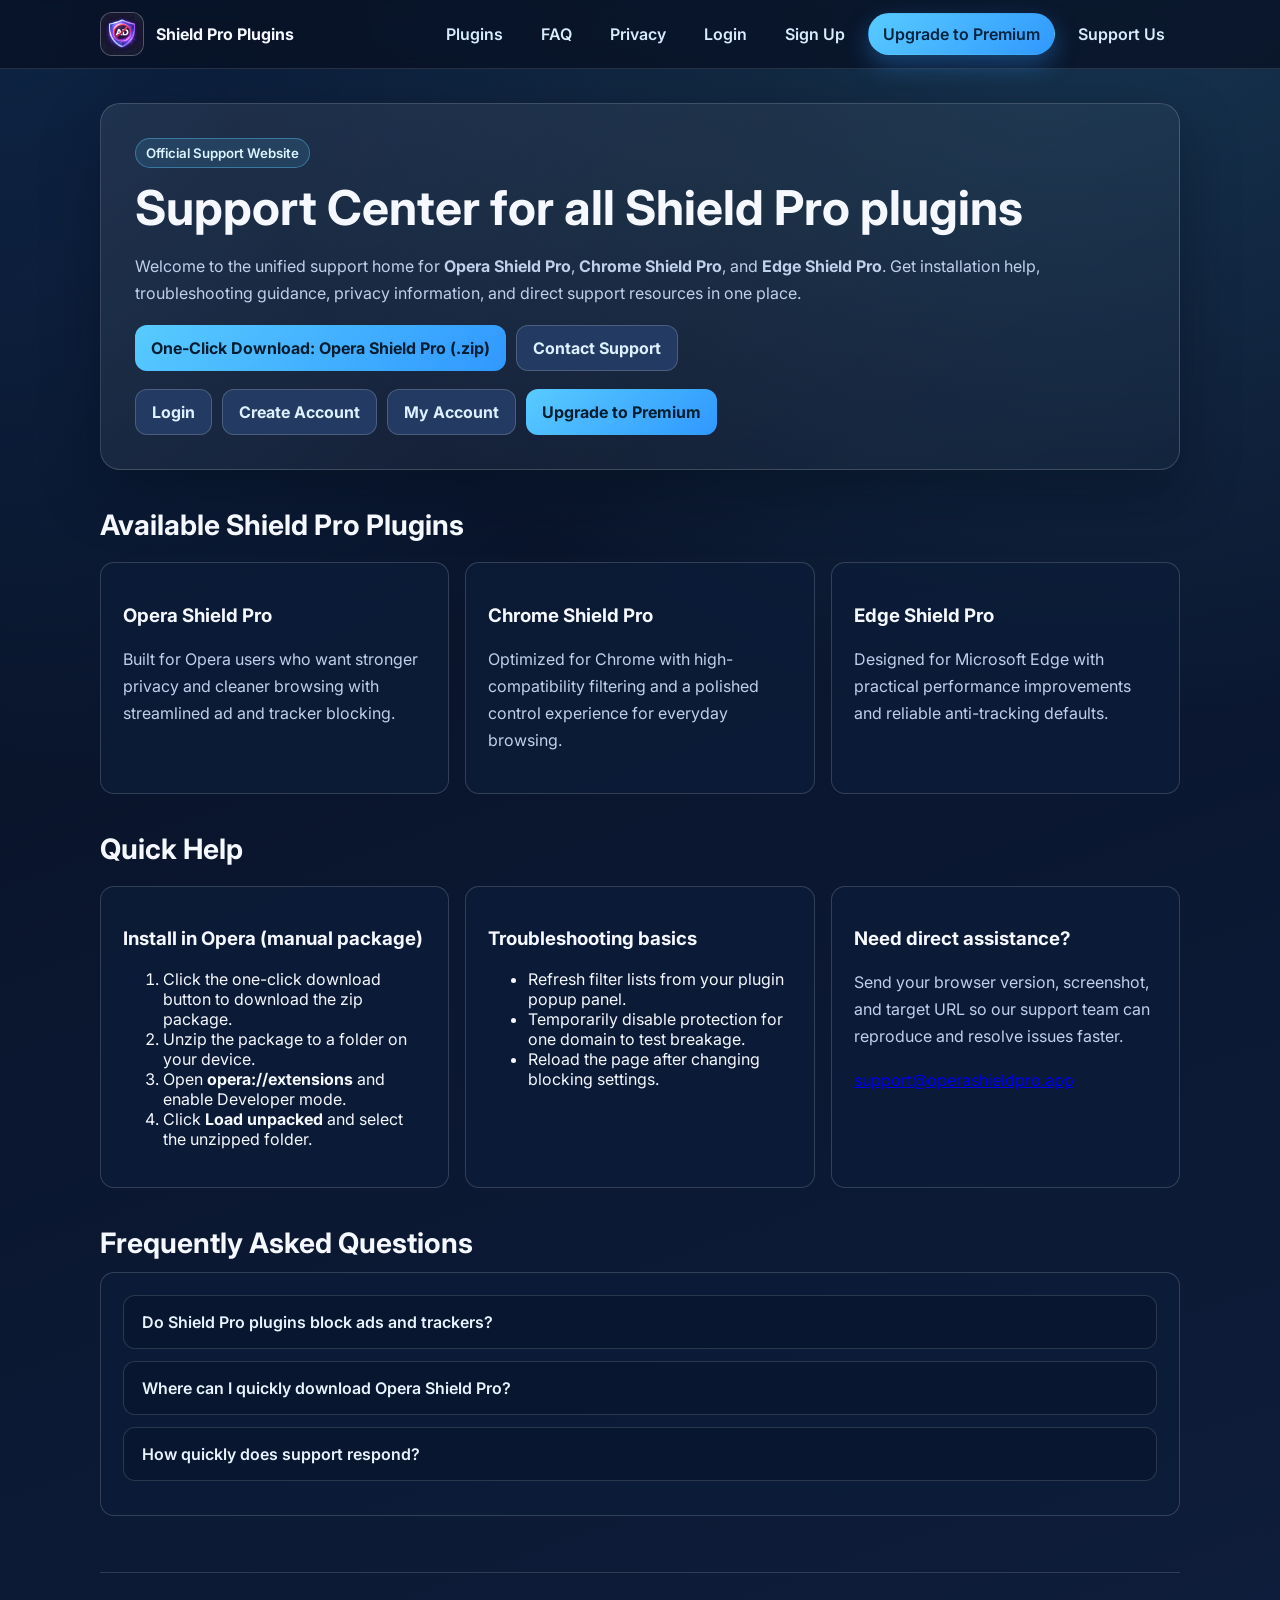
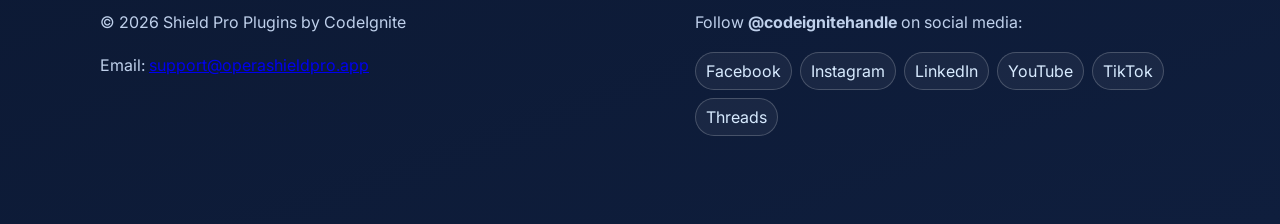
<file: support-site/index.html>
<!doctype html>
<html lang="en">
<head>
  <meta charset="utf-8" />
  <meta name="viewport" content="width=device-width, initial-scale=1" />
  <title>Shield Pro Plugins Support Center</title>
  <meta name="description" content="Official support website for Opera Shield Pro, Chrome Shield Pro, and Edge Shield Pro." />
  <link rel="preconnect" href="https://fonts.googleapis.com">
  <link rel="preconnect" href="https://fonts.gstatic.com" crossorigin>
  <link href="https://fonts.googleapis.com/css2?family=Inter:wght@400;500;600;700;800&display=swap" rel="stylesheet">
  <style>
    :root { --bg: #071023; --bg-soft: #0f1e3d; --card-border: rgba(255,255,255,.16); --text:#f5f8ff; --muted:#bfd0eb; --accent:#58cbff; --accent-2:#3098ff; --surface:rgba(12,29,58,.7); --success:#53d4a6; }
    * { box-sizing: border-box; }
    html, body { margin: 0; scroll-behavior: smooth; }
    body { font-family: Inter, system-ui, sans-serif; color:var(--text); background: radial-gradient(circle at 85% -10%, rgba(88, 203, 255, 0.22), transparent 40%), radial-gradient(circle at 0% 0%, rgba(48, 152, 255, 0.15), transparent 35%), linear-gradient(160deg, var(--bg), var(--bg-soft)); }
    .site-header { position: sticky; top: 0; z-index: 1000; backdrop-filter: blur(12px); background: rgba(7, 16, 35, 0.74); border-bottom: 1px solid rgba(255,255,255,.12); }
    .header-inner { max-width:1120px; margin:0 auto; padding:12px 20px; display:flex; align-items:center; justify-content:space-between; gap:16px; }
    .brand { display:flex; align-items:center; gap:12px; text-decoration:none; color:var(--text); font-weight:700; }
    .brand img { width:44px; height:44px; border-radius:12px; border:1px solid rgba(255,255,255,.24); background: rgba(255,255,255,.08); object-fit:cover; }
    .menu { display:flex; align-items:center; gap:8px; flex-wrap:wrap; justify-content:flex-end; }
    .menu-link, .menu-btn { color:#d8ebff; text-decoration:none; padding:10px 14px; border-radius:999px; border:1px solid transparent; font-weight:600; transition:.2s ease; }
    .menu-link:hover { background: rgba(255,255,255,.08); border-color: rgba(255,255,255,.18); }
    .menu-btn { background: linear-gradient(135deg, var(--accent), var(--accent-2)); color:#01233e; box-shadow: 0 10px 24px rgba(48, 152, 255, .35); }
    .wrap { max-width:1120px; margin:0 auto; padding:34px 20px 88px; }
    .hero { background: linear-gradient(145deg, rgba(255,255,255,.08), rgba(255,255,255,.02)); border:1px solid var(--card-border); border-radius:20px; padding:34px; box-shadow: 0 24px 56px rgba(2, 10, 24, .36); }
    .eyebrow { display:inline-block; margin-bottom:10px; padding:6px 10px; border-radius:999px; background: rgba(88, 203, 255, 0.13); border:1px solid rgba(88, 203, 255, 0.4); color:#daf3ff; font-size:.83rem; font-weight:600; }
    h1 { margin: 0 0 8px; font-size: clamp(2rem, 4vw, 3rem); }
    h2 { margin: 38px 0 12px; font-size: clamp(1.3rem, 2.2vw, 1.8rem); }
    p { line-height: 1.7; color: var(--muted); }
    .cta-row { display:flex; flex-wrap:wrap; gap:10px; margin-top:18px; }
    .btn { display:inline-flex; align-items:center; justify-content:center; padding:12px 16px; border-radius:12px; background: linear-gradient(135deg, var(--accent), var(--accent-2)); color:#001d2f; text-decoration:none; font-weight:700; border:0; }
    .btn.secondary { background:#233a63; color:#dcf0ff; border:1px solid rgba(255,255,255,.18); }
    .grid { display:grid; gap:16px; margin-top:20px; grid-template-columns: repeat(auto-fit,minmax(250px,1fr)); }
    .card, .faq-card { background: var(--surface); border-radius:14px; padding:22px; border:1px solid var(--card-border); }
    .faq-item { border:1px solid rgba(255,255,255,.14); border-radius:12px; margin-bottom:12px; background: rgba(8, 21, 43, .6); overflow:hidden; }
    .faq-item summary { cursor:pointer; list-style:none; padding:16px 18px; font-weight:600; color:#e8f3ff; position:relative; padding-right:40px; }
    .faq-answer { padding:0 18px 16px; color:var(--muted); line-height:1.65; }
    .download-chip { display:inline-flex; align-items:center; margin-top:10px; padding:8px 12px; border-radius:999px; text-decoration:none; font-weight:700; color:#04263d; background:var(--success); }
    footer { margin-top:56px; border-top:1px solid rgba(255,255,255,.14); padding-top:20px; color:#9eb6d7; }
    .footer-grid { display:grid; gap:12px; grid-template-columns: 1.2fr 1fr; }
    .social-links { display:flex; flex-wrap:wrap; gap:8px; }
    .social-links a { color:#d8ebff; text-decoration:none; padding:8px 10px; border-radius:999px; border:1px solid rgba(255,255,255,.2); background: rgba(255,255,255,.05); }
    @media (max-width: 840px) { .header-inner { flex-direction:column; align-items:flex-start; } .menu { width:100%; justify-content:flex-start; } .hero { padding:24px; } .footer-grid { grid-template-columns:1fr; } }
  </style>
</head>
<body>
  <header class="site-header">
    <div class="header-inner">
      <a class="brand" href="index.html"><img src="icons/header.png" alt="Shield Pro Plugins logo" /><span>Shield Pro Plugins</span></a>
      <nav class="menu" aria-label="Main navigation">
        <a class="menu-link" href="#platforms">Plugins</a>
        <a class="menu-link" href="#faq">FAQ</a>
        <a class="menu-link" href="privacy.html">Privacy</a>
        <a class="menu-link" href="auth.html" id="nav-login">Login</a>
        <a class="menu-link" href="auth.html#signup" id="nav-signup">Sign Up</a>
        <a class="menu-link" href="account.html" id="nav-account" style="display:none;">My Account</a>
        <a class="menu-btn" href="upgrade.html">Upgrade to Premium</a>
        <a class="menu-link" href="paypal.html">Support Us</a>
      </nav>
    </div>
  </header>

  <main class="wrap">
    <section class="hero">
      <span class="eyebrow">Official Support Website</span>
      <h1>Support Center for all Shield Pro plugins</h1>
      <p>Welcome to the unified support home for <strong>Opera Shield Pro</strong>, <strong>Chrome Shield Pro</strong>, and <strong>Edge Shield Pro</strong>. Get installation help, troubleshooting guidance, privacy information, and direct support resources in one place.</p>
      <div class="cta-row">
        <a class="btn" href="../opera-shield-pro.zip" download="opera-shield-pro.zip">One-Click Download: Opera Shield Pro (.zip)</a>
        <a class="btn secondary" href="mailto:support@operashieldpro.app?subject=Shield%20Pro%20Plugins%20Support">Contact Support</a>
      </div>
      <div class="cta-row">
        <a class="btn secondary" href="auth.html">Login</a>
        <a class="btn secondary" href="auth.html#signup">Create Account</a>
        <a class="btn secondary" href="account.html">My Account</a>
        <a class="btn" href="upgrade.html">Upgrade to Premium</a>
      </div>
    </section>

    <section id="platforms"><h2>Available Shield Pro Plugins</h2><div class="grid"><article class="card"><h3>Opera Shield Pro</h3><p>Built for Opera users who want stronger privacy and cleaner browsing with streamlined ad and tracker blocking.</p></article><article class="card"><h3>Chrome Shield Pro</h3><p>Optimized for Chrome with high-compatibility filtering and a polished control experience for everyday browsing.</p></article><article class="card"><h3>Edge Shield Pro</h3><p>Designed for Microsoft Edge with practical performance improvements and reliable anti-tracking defaults.</p></article></div></section>

    <section><h2>Quick Help</h2><div class="grid"><article class="card"><h3>Install in Opera (manual package)</h3><ol><li>Click the one-click download button to download the zip package.</li><li>Unzip the package to a folder on your device.</li><li>Open <strong>opera://extensions</strong> and enable Developer mode.</li><li>Click <strong>Load unpacked</strong> and select the unzipped folder.</li></ol></article><article class="card"><h3>Troubleshooting basics</h3><ul><li>Refresh filter lists from your plugin popup panel.</li><li>Temporarily disable protection for one domain to test breakage.</li><li>Reload the page after changing blocking settings.</li></ul></article><article class="card"><h3>Need direct assistance?</h3><p>Send your browser version, screenshot, and target URL so our support team can reproduce and resolve issues faster.</p><p><a href="mailto:support@operashieldpro.app?subject=Shield%20Pro%20Plugins%20Support">support@operashieldpro.app</a></p></article></div></section>

    <section id="faq"><h2>Frequently Asked Questions</h2><div class="faq-card"><details class="faq-item"><summary>Do Shield Pro plugins block ads and trackers?</summary><div class="faq-answer">Yes. Opera Shield Pro, Chrome Shield Pro, and Edge Shield Pro are built to reduce ad and tracker requests while letting you keep control over site-specific behavior.</div></details><details class="faq-item"><summary>Where can I quickly download Opera Shield Pro?</summary><div class="faq-answer">Use the one-click download link below. A single click starts downloading the zip package immediately.<br /><a class="download-chip" href="../opera-shield-pro.zip" download="opera-shield-pro.zip">Download Opera Shield Pro Zip</a></div></details><details class="faq-item"><summary>How quickly does support respond?</summary><div class="faq-answer">Typical support response time is 24–72 hours on business days, depending on queue volume and issue complexity.</div></details></div></section>

    <footer><div class="footer-grid"><div><p>© 2026 Shield Pro Plugins by CodeIgnite</p><p>Email: <a href="mailto:support@operashieldpro.app">support@operashieldpro.app</a></p></div><div><p>Follow <strong>@codeignitehandle</strong> on social media:</p><div class="social-links"><a href="https://www.facebook.com/codeignitehandle" target="_blank" rel="noopener noreferrer">Facebook</a><a href="https://www.instagram.com/codeignitehandle" target="_blank" rel="noopener noreferrer">Instagram</a><a href="https://www.linkedin.com/in/codeignitehandle" target="_blank" rel="noopener noreferrer">LinkedIn</a><a href="https://www.youtube.com/@codeignitehandle" target="_blank" rel="noopener noreferrer">YouTube</a><a href="https://www.tiktok.com/@codeignitehandle" target="_blank" rel="noopener noreferrer">TikTok</a><a href="https://www.threads.net/@codeignitehandle" target="_blank" rel="noopener noreferrer">Threads</a></div></div></div></footer>
  </main>

  <script src="js/config.js"></script>
  <script src="js/storage.js"></script>
  <script>
    const hasToken = Boolean(window.SiteStorage.getToken());
    document.getElementById('nav-account').style.display = hasToken ? 'inline-flex' : 'none';
    document.getElementById('nav-login').style.display = hasToken ? 'none' : 'inline-flex';
    document.getElementById('nav-signup').style.display = hasToken ? 'none' : 'inline-flex';
  </script>
</body>
</html>
</file>
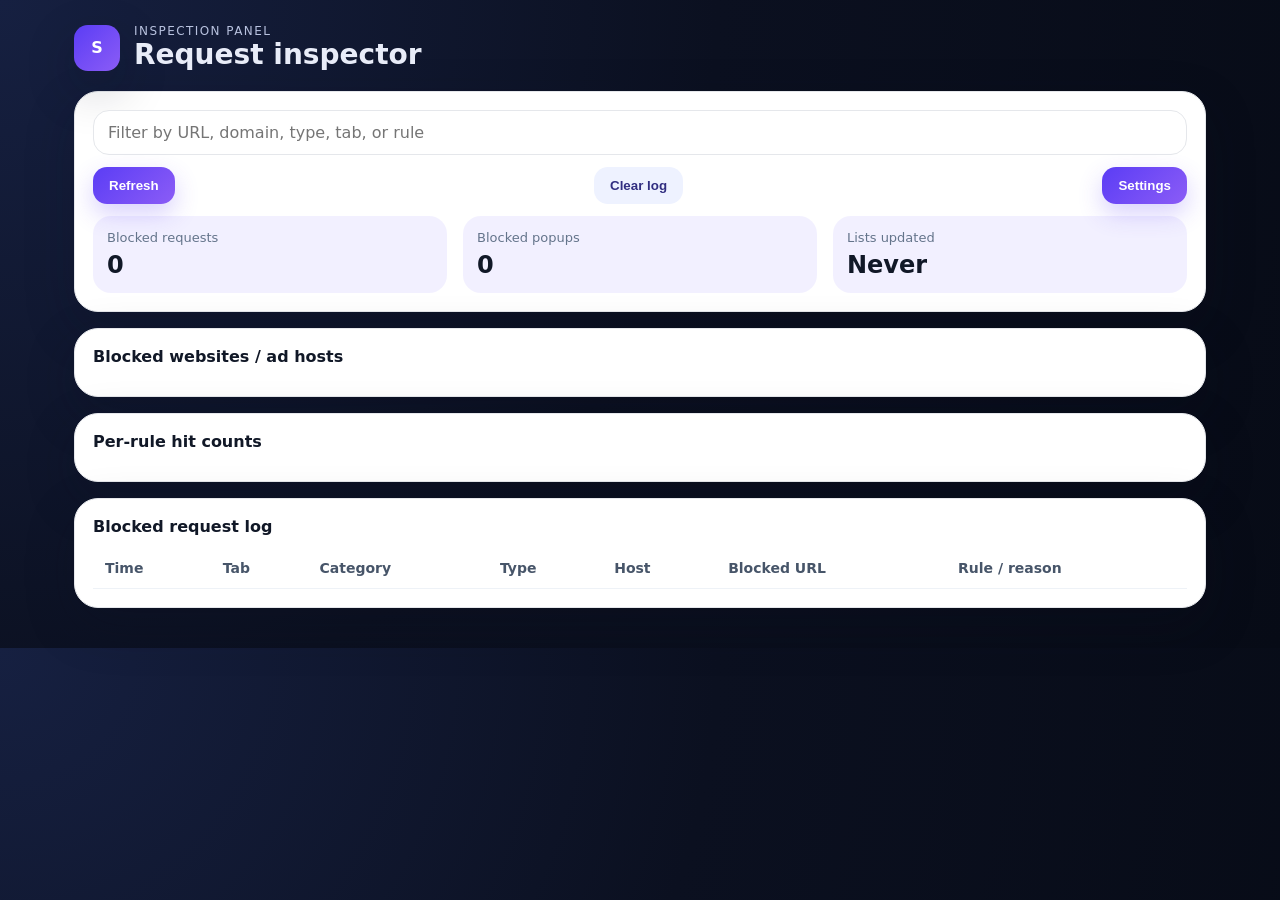
<file: logger.html>
<!doctype html>
<html>
<head>
  <meta charset="utf-8" />
  <meta name="viewport" content="width=device-width, initial-scale=1" />
  <title>Opera Shield Pro Inspector</title>
  <link rel="stylesheet" href="styles.css" />
</head>
<body>
  <main class="shell page-shell">
    <div class="brand-row page-brand">
      <div class="brand-mark">S</div>
      <div>
        <div class="eyebrow">Inspection panel</div>
        <h1>Request inspector</h1>
      </div>
    </div>

    <section class="card">
      <div class="toolbar wrap">
        <input id="searchInput" class="search" type="search" placeholder="Filter by URL, domain, type, tab, or rule" />
        <button id="refreshBtn">Refresh</button>
        <button id="clearBtn" class="secondary">Clear log</button>
        <button id="openOptions">Settings</button>
      </div>
      <div class="grid three top-gap">
        <div class="metric"><span>Blocked requests</span><strong id="requestsMetric">0</strong></div>
        <div class="metric"><span>Blocked popups</span><strong id="popupsMetric">0</strong></div>
        <div class="metric"><span>Lists updated</span><strong id="listsMetric">Never</strong></div>
      </div>
    </section>

    <section class="card">
      <div class="section-title">Blocked websites / ad hosts</div>
      <div id="hostSummary" class="list"></div>
    </section>

    <section class="card">
      <div class="section-title">Per-rule hit counts</div>
      <div id="ruleSummary" class="list"></div>
    </section>

    <section class="card">
      <div class="section-title">Blocked request log</div>
      <div class="table-wrap">
        <table class="log-table">
          <thead>
            <tr><th>Time</th><th>Tab</th><th>Category</th><th>Type</th><th>Host</th><th>Blocked URL</th><th>Rule / reason</th></tr>
          </thead>
          <tbody id="logBody"></tbody>
        </table>
      </div>
    </section>
  </main>
  <script src="logger.js"></script>
</body>
</html>
</file>
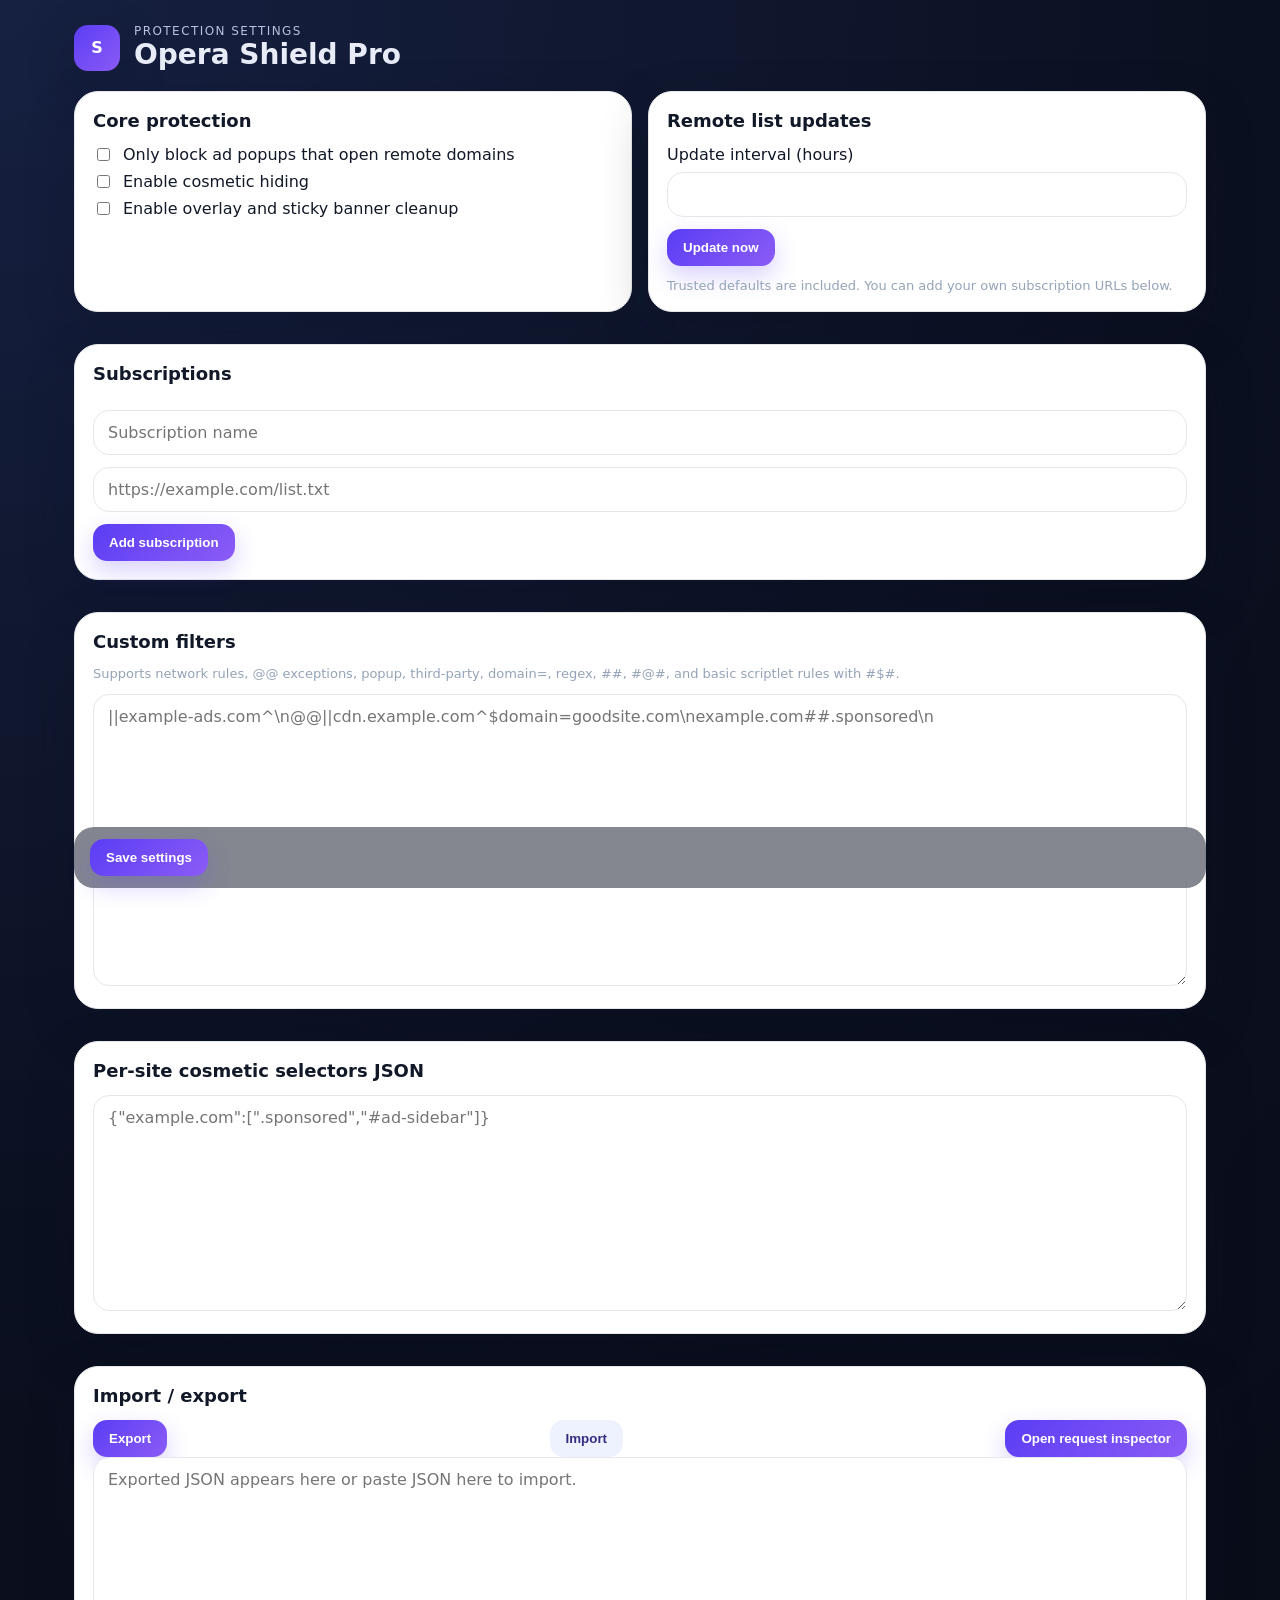
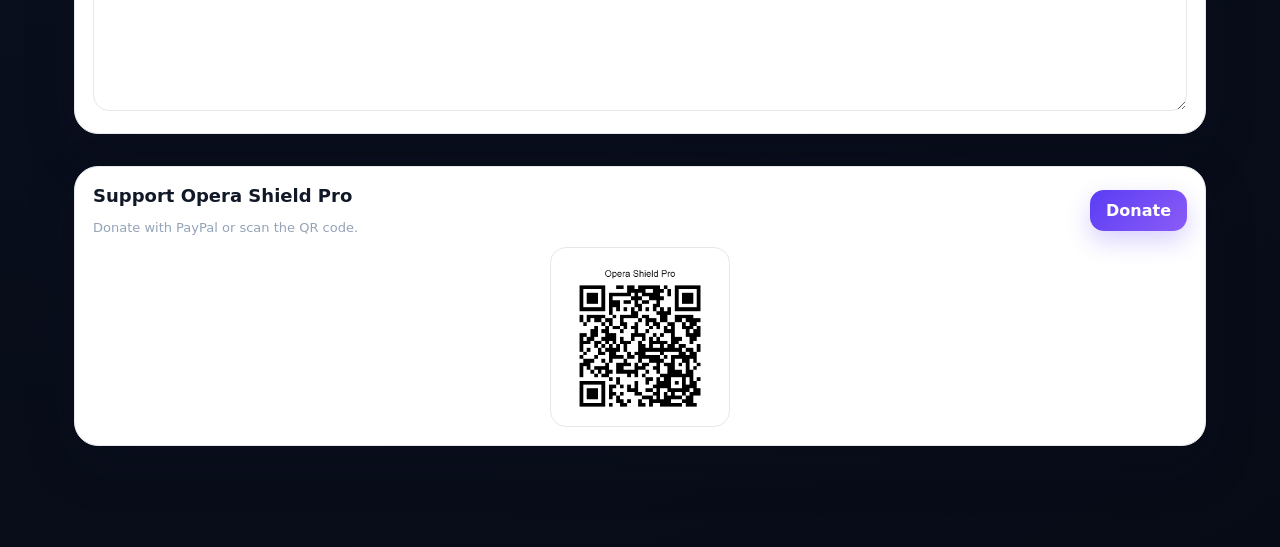
<file: options.html>
<!doctype html>
<html>
<head>
  <meta charset="utf-8" />
  <meta name="viewport" content="width=device-width, initial-scale=1" />
  <title>Opera Shield Pro Settings</title>
  <link rel="stylesheet" href="styles.css" />
</head>
<body>
  <main class="shell page-shell">
    <div class="brand-row page-brand">
      <div class="brand-mark">S</div>
      <div>
        <div class="eyebrow">Protection settings</div>
        <h1>Opera Shield Pro</h1>
      </div>
    </div>

    <div class="grid page-grid">
      <section class="card">
        <h2>Core protection</h2>
        <label class="check"><input id="popupBlockingEnabled" type="checkbox" /> <span>Only block ad popups that open remote domains</span></label>
        <label class="check"><input id="cosmeticBlockingEnabled" type="checkbox" /> <span>Enable cosmetic hiding</span></label>
        <label class="check"><input id="scriptletsEnabled" type="checkbox" /> <span>Enable overlay and sticky banner cleanup</span></label>
      </section>

      <section class="card">
        <h2>Remote list updates</h2>
        <div class="field">
          <label>Update interval (hours)</label>
          <input id="updateIntervalHours" type="number" min="1" step="1" />
        </div>
        <div class="toolbar top-gap">
          <button id="runUpdateNow">Update now</button>
          <span id="updateStatus" class="hint"></span>
        </div>
        <div class="hint top-gap">Trusted defaults are included. You can add your own subscription URLs below.</div>
      </section>

      <section class="card span-2">
        <h2>Subscriptions</h2>
        <div id="remoteLists" class="list"></div>
        <div class="toolbar top-gap wrap">
          <input id="newListName" class="search" type="text" placeholder="Subscription name" />
          <input id="newListUrl" class="search" type="url" placeholder="https://example.com/list.txt" />
          <button id="addRemoteList">Add subscription</button>
        </div>
      </section>

      <section class="card span-2">
        <h2>Custom filters</h2>
        <p class="hint">Supports network rules, @@ exceptions, popup, third-party, domain=, regex, ##, #@#, and basic scriptlet rules with #$#.</p>
        <textarea id="customFiltersText" rows="14" placeholder="||example-ads.com^\n@@||cdn.example.com^$domain=goodsite.com\nexample.com##.sponsored\n"></textarea>
      </section>

      <section class="card span-2">
        <h2>Per-site cosmetic selectors JSON</h2>
        <textarea id="customCssSelectors" rows="10" placeholder='{"example.com":[".sponsored","#ad-sidebar"]}'></textarea>
      </section>

      <section class="card span-2">
        <h2>Import / export</h2>
        <div class="toolbar wrap">
          <button id="exportSettings">Export</button>
          <button id="importSettings" class="secondary">Import</button>
          <button id="openLogger">Open request inspector</button>
        </div>
        <textarea id="importExportBox" rows="12" placeholder="Exported JSON appears here or paste JSON here to import."></textarea>
      </section>

      <section class="card span-2 donate-card">
        <div class="row-between">
          <div>
            <h2>Support Opera Shield Pro</h2>
            <div class="hint">Donate with PayPal or scan the QR code.</div>
          </div>
          <a class="button-link" target="_blank" rel="noreferrer" href="https://www.paypal.com/ncp/payment/QQ4USSX7KTH6E">Donate</a>
        </div>
        <div class="qr-row top-gap">
          <img src="paypal-qr.png" alt="PayPal donation QR code" class="qr-image" />
        </div>
      </section>
    </div>

    <div class="sticky-actions">
      <button id="saveButton">Save settings</button>
      <span id="saveStatus" class="hint"></span>
    </div>
  </main>
  <script src="options.js"></script>
</body>
</html>
</file>
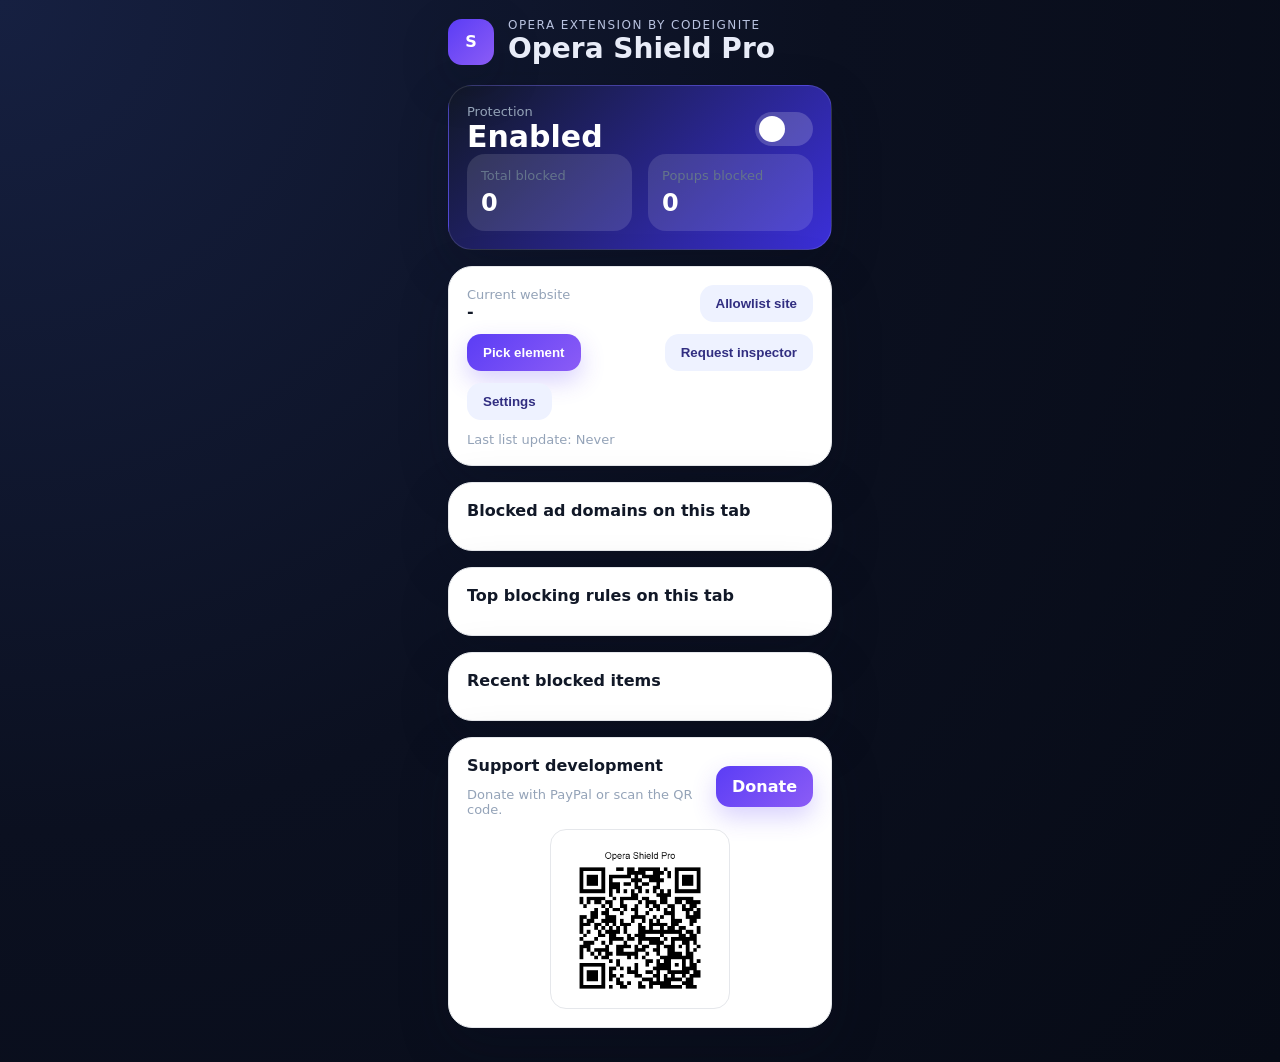
<file: popup.html>
<!doctype html>
<html>
<head>
  <meta charset="utf-8" />
  <meta name="viewport" content="width=device-width, initial-scale=1" />
  <title>Opera Shield Pro</title>
  <link rel="stylesheet" href="styles.css" />
</head>
<body class="popup-body">
  <div class="shell popup-shell">
    <div class="brand-row">
      <div class="brand-mark">S</div>
      <div>
        <div class="eyebrow">Opera extension by codeIgnite</div>
        <h1>Opera Shield Pro</h1>
      </div>
    </div>

    <section class="card hero-card">
      <div class="hero-main">
        <div>
          <div class="muted">Protection</div>
          <div id="enabledStatus" class="hero-status">Enabled</div>
        </div>
        <label class="switch">
          <input id="enabledToggle" type="checkbox" />
          <span class="slider"></span>
        </label>
      </div>
      <div class="grid two">
        <div class="metric">
          <span>Total blocked</span>
          <strong id="blockedTotal">0</strong>
        </div>
        <div class="metric">
          <span>Popups blocked</span>
          <strong id="blockedPopups">0</strong>
        </div>
      </div>
    </section>

    <section class="card">
      <div class="row-between">
        <div>
          <div class="muted">Current website</div>
          <strong id="pageHost">-</strong>
        </div>
        <button id="allowlistBtn" class="secondary">Allowlist site</button>
      </div>
      <div class="toolbar top-gap wrap">
        <button id="pickElement">Pick element</button>
        <button id="openLogger" class="secondary">Request inspector</button>
        <button id="openOptions" class="secondary">Settings</button>
      </div>
      <div class="muted top-gap">Last list update: <span id="lastUpdated">Never</span></div>
    </section>

    <section class="card">
      <div class="section-title">Blocked ad domains on this tab</div>
      <div id="byHostList" class="list"></div>
    </section>

    <section class="card">
      <div class="section-title">Top blocking rules on this tab</div>
      <div id="ruleList" class="list"></div>
    </section>

    <section class="card">
      <div class="section-title">Recent blocked items</div>
      <div id="recentList" class="list"></div>
    </section>

    <section class="card donate-card">
      <div class="row-between">
        <div>
          <div class="section-title">Support development</div>
          <div class="hint">Donate with PayPal or scan the QR code.</div>
        </div>
        <a class="button-link" target="_blank" rel="noreferrer" href="https://www.paypal.com/ncp/payment/QQ4USSX7KTH6E">Donate</a>
      </div>
      <div class="qr-row top-gap">
        <img src="paypal-qr.png" alt="PayPal donation QR code" class="qr-image" />
      </div>
    </section>
  </div>
  <script src="popup.js"></script>
</body>
</html>
</file>
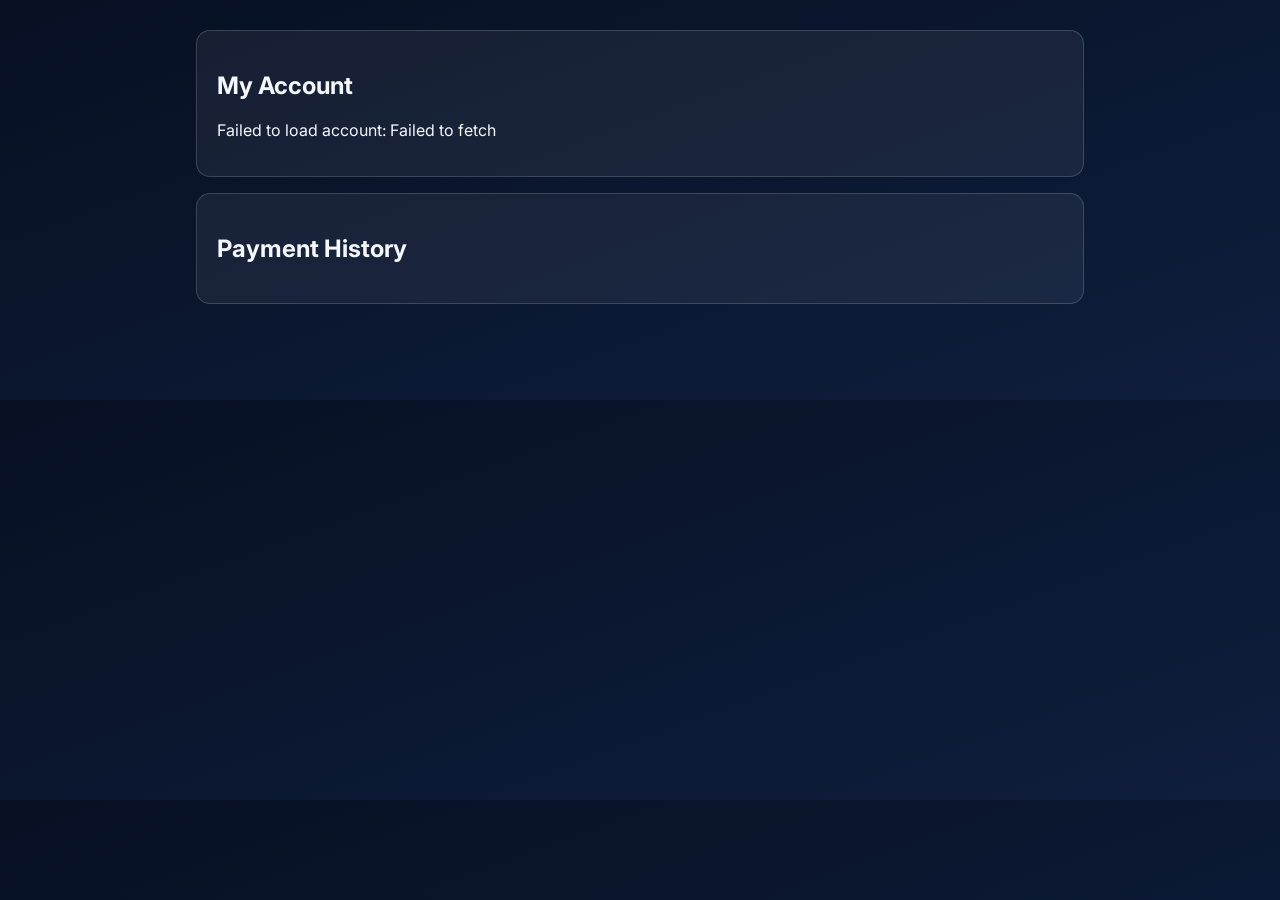
<file: support-site/account.html>
<!doctype html>
<html lang="en">
<head>
  <meta charset="utf-8" />
  <meta name="viewport" content="width=device-width, initial-scale=1" />
  <title>My Account - Shield Pro</title>
  <link rel="preconnect" href="https://fonts.googleapis.com">
  <link rel="preconnect" href="https://fonts.gstatic.com" crossorigin>
  <link href="https://fonts.googleapis.com/css2?family=Inter:wght@400;600;700&display=swap" rel="stylesheet">
  <link rel="stylesheet" href="styles/auth.css" />
</head>
<body>
  <main class="main">
    <section class="card">
      <h1>My Account</h1>
      <p id="profile">Loading profile...</p>
      <p id="product"></p>
      <p id="access"></p>
      <div id="actions"></div>
      <div id="bridge-status"></div>
    </section>

    <section class="card">
      <h2>Payment History</h2>
      <ul id="history"></ul>
    </section>
  </main>

  <script src="js/config.js"></script>
  <script src="js/storage.js"></script>
  <script src="js/api.js"></script>
  <script src="js/auth.js"></script>
  <script src="js/payment.js"></script>
  <script src="js/plugin-bridge.js"></script>
  <script>
    const ctx = window.PluginBridge.getIntegrationContext();
    const profileEl = document.getElementById('profile');
    const productEl = document.getElementById('product');
    const accessEl = document.getElementById('access');
    const historyEl = document.getElementById('history');
    const actionsEl = document.getElementById('actions');

    async function loadAccount() {
      try {
        const me = await window.AuthApi.getMe();
        const user = me.user || me.data?.user || me;
        window.SiteStorage.saveAuth(window.SiteStorage.getToken(), user);
        profileEl.textContent = `Signed in as ${user.name || 'User'} (${user.email})`;

        const productId = ctx.productId || window.SiteStorage.getCurrentProduct();
        window.SiteStorage.saveCurrentProduct(productId);
        const product = await window.PaymentApi.getProduct(productId);
        const productData = product.data || product;
        productEl.textContent = `Current product: ${productData.name || productId}`;

        const access = await window.PaymentApi.checkAccess(user.id, productId);
        const accessData = access.data || access;
        const hasAccess = Boolean(accessData.hasAccess || accessData.active || (accessData.success && accessData.hasAccess));
        accessEl.textContent = hasAccess ? 'Premium active ✅' : 'Not yet purchased ❌';

        actionsEl.innerHTML = `
          <button id="logout" type="button">Logout</button>
          ${hasAccess ? '' : `<button id="upgrade" type="button">Upgrade now</button>`}
          ${ctx.source === 'extension' ? `<button id="sync" type="button">Sync with extension</button>` : ''}
        `;

        document.getElementById('logout').addEventListener('click', async () => {
          await window.AuthApi.logout();
          window.location.href = window.buildSiteUrl('index.html');
        });

        const upgradeButton = document.getElementById('upgrade');
        if (upgradeButton) {
          upgradeButton.addEventListener('click', () => {
            window.location.href = window.buildSiteUrl(`upgrade.html?productId=${encodeURIComponent(productId)}&source=${encodeURIComponent(ctx.source || '')}&extensionId=${encodeURIComponent(ctx.extensionId || '')}`);
          });
        }

        const syncButton = document.getElementById('sync');
        if (syncButton) {
          syncButton.addEventListener('click', async () => {
            const result = await window.PluginBridge.syncAuthToExtension(productId, ctx.extensionId);
            alert(result.synced ? 'Extension synced successfully' : 'Manual sync code generated below');
          });
        }

        const history = await window.PaymentApi.getPaymentHistory();
        const rows = history.items || history.history || history.data?.items || [];
        historyEl.innerHTML = rows.length
          ? rows.map((item) => `<li>${item.createdAt || ''} - ${item.productId || productId} - ${item.status || 'completed'}</li>`).join('')
          : '<li>No payments yet.</li>';
      } catch (error) {
        profileEl.textContent = `Failed to load account: ${error.message}`;
      }
    }

    loadAccount();
  </script>
</body>
</html>
</file>
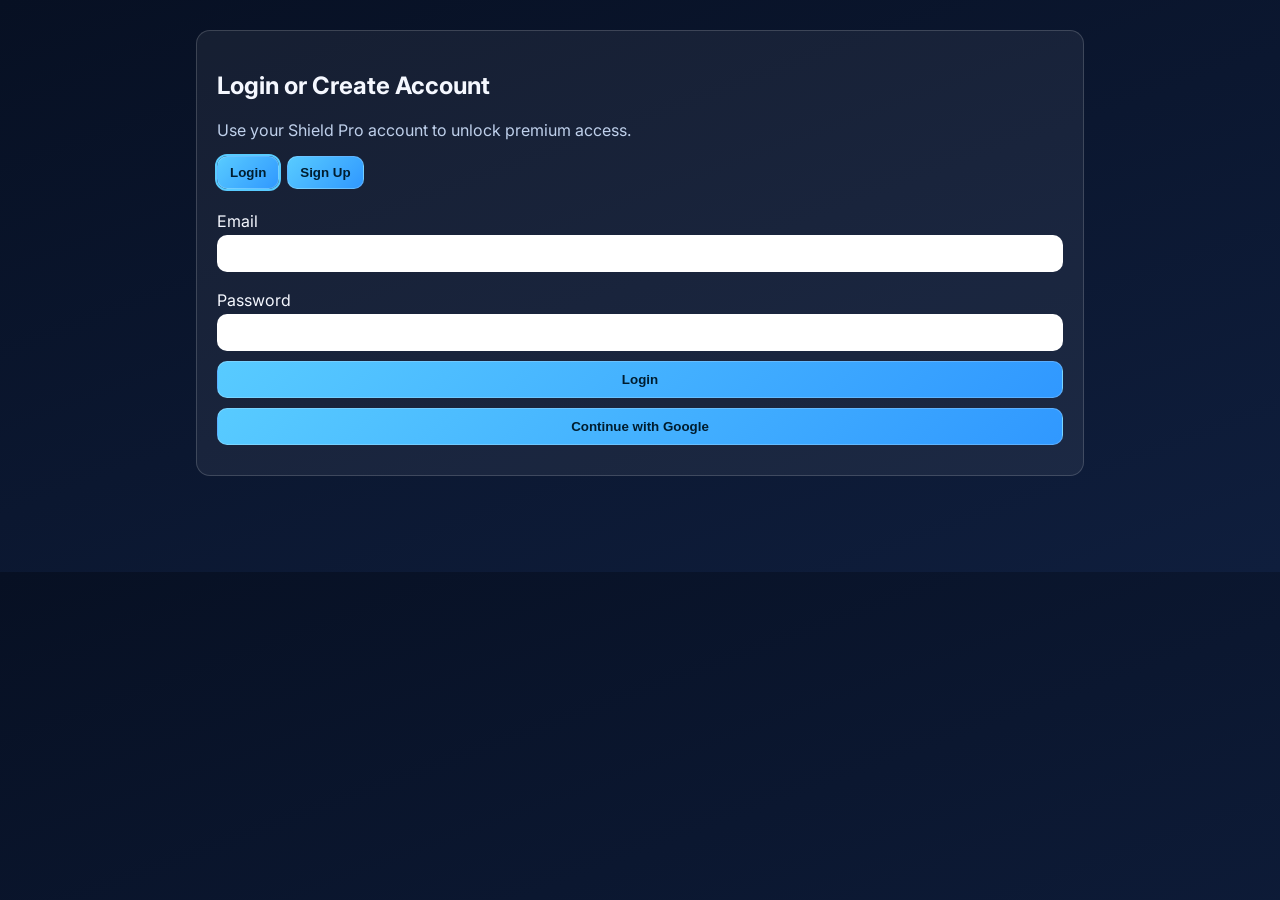
<file: support-site/auth.html>
<!doctype html>
<html lang="en">
<head>
  <meta charset="utf-8" />
  <meta name="viewport" content="width=device-width, initial-scale=1" />
  <title>Auth - Shield Pro</title>
  <link rel="preconnect" href="https://fonts.googleapis.com">
  <link rel="preconnect" href="https://fonts.gstatic.com" crossorigin>
  <link href="https://fonts.googleapis.com/css2?family=Inter:wght@400;600;700&display=swap" rel="stylesheet">
  <link rel="stylesheet" href="styles/auth.css" />
</head>
<body>
  <main class="main">
    <section class="card">
      <h1>Login or Create Account</h1>
      <p class="muted">Use your Shield Pro account to unlock premium access.</p>
      <div class="tabs">
        <button class="tab-btn active" data-tab="login">Login</button>
        <button class="tab-btn" data-tab="signup">Sign Up</button>
      </div>
      <form id="login-form">
        <label for="login-email">Email</label>
        <input id="login-email" type="email" required />
        <label for="login-password">Password</label>
        <input id="login-password" type="password" required />
        <button type="submit">Login</button>
      </form>
      <form id="signup-form" class="hidden">
        <label for="signup-name">Name</label>
        <input id="signup-name" required />
        <label for="signup-email">Email</label>
        <input id="signup-email" type="email" required />
        <label for="signup-password">Password</label>
        <input id="signup-password" type="password" required />
        <button type="submit">Create Account</button>
      </form>
      <button id="google-login" type="button">Continue with Google</button>
      <div id="auth-status" class="muted"></div>
      <div id="bridge-status"></div>
    </section>
  </main>

  <script src="js/config.js"></script>
  <script src="js/storage.js"></script>
  <script src="js/api.js"></script>
  <script src="js/auth.js"></script>
  <script src="js/plugin-bridge.js"></script>
  <script>
    const tabButtons = document.querySelectorAll('.tab-btn');
    const loginForm = document.getElementById('login-form');
    const signupForm = document.getElementById('signup-form');
    const statusEl = document.getElementById('auth-status');
    const ctx = window.PluginBridge.getIntegrationContext();

    window.SiteStorage.saveCurrentProduct(ctx.productId);

    function setTab(tab) {
      tabButtons.forEach((btn) => btn.classList.toggle('active', btn.dataset.tab === tab));
      loginForm.classList.toggle('hidden', tab !== 'login');
      signupForm.classList.toggle('hidden', tab !== 'signup');
    }

    if (window.location.hash === '#signup') {
      setTab('signup');
    }

    tabButtons.forEach((button) => {
      button.addEventListener('click', () => {
        setTab(button.dataset.tab);
      });
    });

    async function handleAuthSuccess(result) {
      window.SiteStorage.saveAuth(result.token, result.user);
      statusEl.textContent = 'Authentication successful.';

      if (ctx.source === 'extension') {
        const sync = await window.PluginBridge.syncAuthToExtension(ctx.productId, ctx.extensionId);
        statusEl.textContent = sync.synced
          ? 'Authentication successful. Extension synced.'
          : 'Authentication successful. Use manual code below to sync extension.';
      }

      const fallbackPath = `account.html?productId=${encodeURIComponent(ctx.productId)}&source=${encodeURIComponent(ctx.source || '')}&extensionId=${encodeURIComponent(ctx.extensionId || '')}`;
      const nextPath = ctx.next || fallbackPath;
      setTimeout(() => {
        window.location.href = window.buildSiteUrl(nextPath);
      }, 800);
    }

    loginForm.addEventListener('submit', async (event) => {
      event.preventDefault();
      statusEl.textContent = 'Logging in...';
      try {
        const result = await window.AuthApi.login(
          document.getElementById('login-email').value,
          document.getElementById('login-password').value,
          ctx.productId
        );
        await handleAuthSuccess(result);
      } catch (error) {
        statusEl.textContent = error.message;
      }
    });

    signupForm.addEventListener('submit', async (event) => {
      event.preventDefault();
      statusEl.textContent = 'Creating account...';
      try {
        const result = await window.AuthApi.signup(
          document.getElementById('signup-name').value,
          document.getElementById('signup-email').value,
          document.getElementById('signup-password').value
        );
        await handleAuthSuccess(result);
      } catch (error) {
        statusEl.textContent = error.message;
      }
    });

    document.getElementById('google-login').addEventListener('click', async () => {
      statusEl.textContent = 'Redirecting to Google sign-in...';
      try {
        const initiateResponse = await window.AuthApi.initiateSocialLogin('google', {
          productId: ctx.productId,
          source: ctx.source,
          extensionId: ctx.extensionId,
          next: ctx.next
        });

        const redirectUrl = initiateResponse?.redirectUrl || initiateResponse?.data?.redirectUrl;

        if (!redirectUrl) {
          throw new Error('Google login initiation did not return a redirect URL.');
        }

        window.location.href = redirectUrl;
      } catch (error) {
        statusEl.textContent = error.message;
      }
    });
  </script>
</body>
</html>
</file>
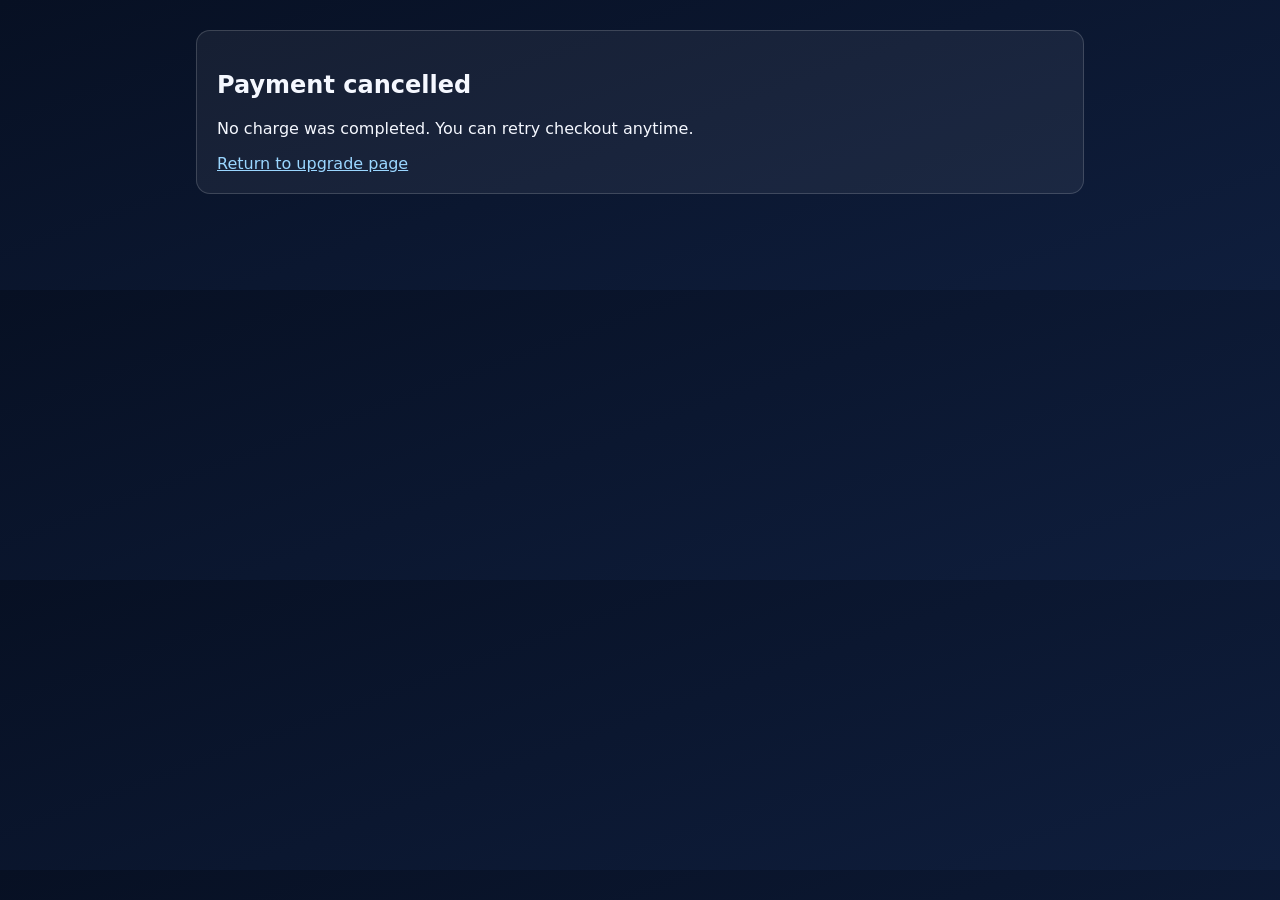
<file: support-site/payment-cancel.html>
<!doctype html>
<html lang="en">
<head>
  <meta charset="utf-8" />
  <meta name="viewport" content="width=device-width, initial-scale=1" />
  <title>Payment Cancelled - Shield Pro</title>
  <link rel="stylesheet" href="styles/auth.css" />
</head>
<body>
  <main class="main">
    <section class="card">
      <h1>Payment cancelled</h1>
      <p>No charge was completed. You can retry checkout anytime.</p>
      <a id="retry" href="upgrade.html">Return to upgrade page</a>
    </section>
  </main>
  <script>
    const params = new URLSearchParams(window.location.search);
    const productId = params.get('productId') || 'opera_shield_pro_premium';
    document.getElementById('retry').href = `upgrade.html?productId=${encodeURIComponent(productId)}`;
  </script>
</body>
</html>
</file>
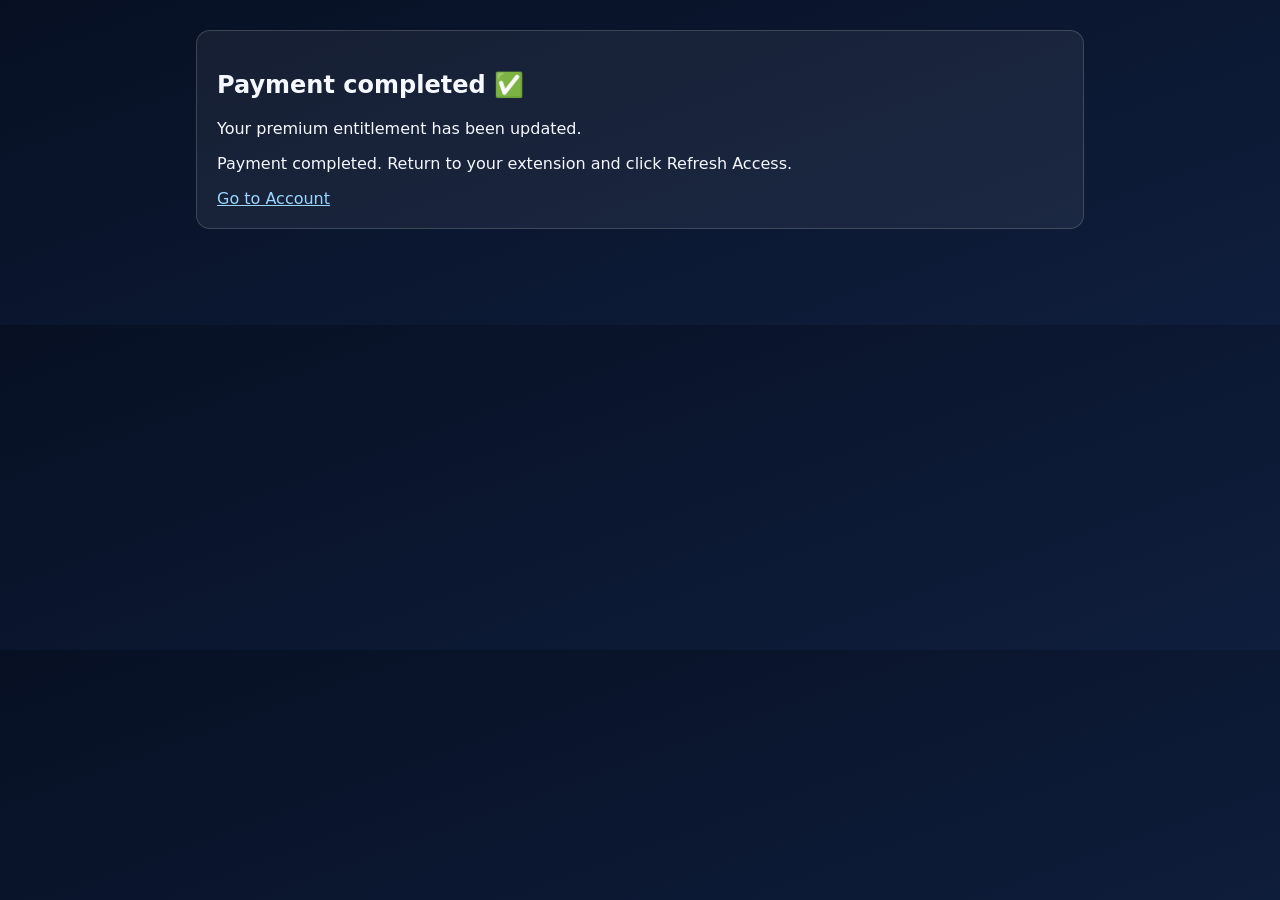
<file: support-site/payment-success.html>
<!doctype html>
<html lang="en">
<head>
  <meta charset="utf-8" />
  <meta name="viewport" content="width=device-width, initial-scale=1" />
  <title>Payment Complete - Shield Pro</title>
  <link rel="stylesheet" href="styles/auth.css" />
</head>
<body>
  <main class="main">
    <section class="card">
      <h1>Payment completed ✅</h1>
      <p id="message">Your premium entitlement has been updated.</p>
      <p>Payment completed. Return to your extension and click Refresh Access.</p>
      <a id="account-link" href="account.html">Go to Account</a>
      <div id="bridge-status"></div>
    </section>
  </main>

  <script src="js/config.js"></script>
  <script src="js/storage.js"></script>
  <script src="js/api.js"></script>
  <script src="js/auth.js"></script>
  <script src="js/plugin-bridge.js"></script>
  <script>
    const ctx = window.PluginBridge.getIntegrationContext();
    document.getElementById('account-link').href = window.buildSiteUrl(`account.html?productId=${encodeURIComponent(ctx.productId)}&source=${encodeURIComponent(ctx.source || '')}&extensionId=${encodeURIComponent(ctx.extensionId || '')}`);

    if (ctx.source === 'extension') {
      window.PluginBridge.syncAccessToExtension(ctx.productId, ctx.extensionId)
        .then((result) => {
          if (result.synced) {
            document.getElementById('message').textContent = 'Payment complete and extension refresh sent.';
          }
        });
    }
  </script>
</body>
</html>
</file>
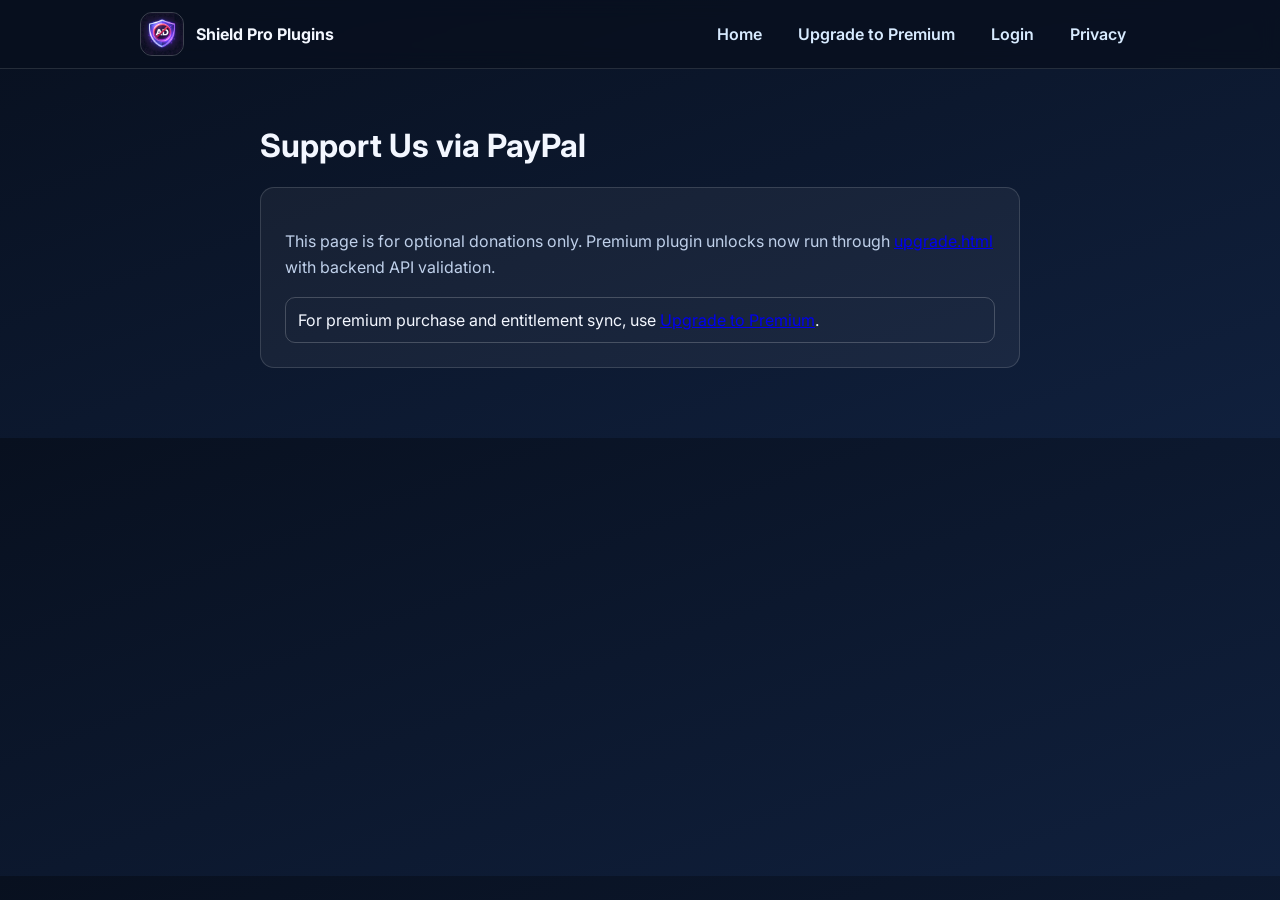
<file: support-site/paypal.html>
<!doctype html>
<html lang="en">
<head>
  <meta charset="utf-8" />
  <meta name="viewport" content="width=device-width, initial-scale=1" />
  <title>Support Shield Pro Plugins via PayPal</title>
  <link rel="preconnect" href="https://fonts.googleapis.com">
  <link rel="preconnect" href="https://fonts.gstatic.com" crossorigin>
  <link href="https://fonts.googleapis.com/css2?family=Inter:wght@400;600;700;800&display=swap" rel="stylesheet">
  <script src="https://www.paypal.com/sdk/js?client-id=BAAFaH7bZ8ITSp2A2Oe7m-CmfRkWvYZiXk4HVa_hIrel9W3HcXMum04Z5ZgkXR9AfPedTVzVqALdYEcGEE&components=hosted-buttons&disable-funding=venmo&currency=USD"></script>
  <style>
    body { margin:0; font-family: Inter, system-ui, sans-serif; background: linear-gradient(160deg, #08101f, #10203d); color:#f3f7ff; }
    .site-header { position: sticky; top:0; z-index:1000; background: rgba(8,16,31,.8); border-bottom:1px solid rgba(255,255,255,.12); backdrop-filter: blur(10px); }
    .header-inner { max-width: 1000px; margin:0 auto; padding:12px 20px; display:flex; justify-content:space-between; align-items:center; gap:16px; }
    .brand { display:flex; align-items:center; gap:12px; color:#f3f7ff; text-decoration:none; font-weight:700; }
    .brand img { width:42px; height:42px; border-radius:12px; border:1px solid rgba(255,255,255,.22); }
    .menu { display:flex; gap:8px; flex-wrap: wrap; }
    .menu a { color:#d8ebff; text-decoration:none; padding:10px 14px; border-radius:999px; font-weight:600; }
    .menu a:hover { background: rgba(255,255,255,.09); }
    main { max-width: 760px; margin: 0 auto; padding: 36px 20px 70px; }
    .card { background: rgba(255,255,255,.05); border:1px solid rgba(255,255,255,.14); border-radius:14px; padding:24px; }
    p { color:#bfd0ea; line-height:1.65; }
    .note { margin-top: 16px; padding: 12px; border: 1px solid rgba(255,255,255,.2); border-radius: 10px; }
  </style>
</head>
<body>
  <header class="site-header">
    <div class="header-inner">
      <a class="brand" href="index.html">
        <img src="icons/header.png" alt="Shield Pro Plugins logo" />
        <span>Shield Pro Plugins</span>
      </a>
      <nav class="menu" aria-label="Main navigation">
        <a href="index.html">Home</a>
        <a href="upgrade.html">Upgrade to Premium</a>
        <a href="auth.html">Login</a>
        <a href="privacy.html">Privacy</a>
      </nav>
    </div>
  </header>

  <main>
    <h1>Support Us via PayPal</h1>
    <div class="card">
      <p>This page is for optional donations only. Premium plugin unlocks now run through <a href="upgrade.html">upgrade.html</a> with backend API validation.</p>
      <div id="paypal-container-4DWS8K5DY7K5L"></div>
      <div class="note">For premium purchase and entitlement sync, use <a href="upgrade.html">Upgrade to Premium</a>.</div>
      <script>
        paypal.HostedButtons({ hostedButtonId: "4DWS8K5DY7K5L" }).render("#paypal-container-4DWS8K5DY7K5L")
      </script>
    </div>
  </main>
</body>
</html>
</file>
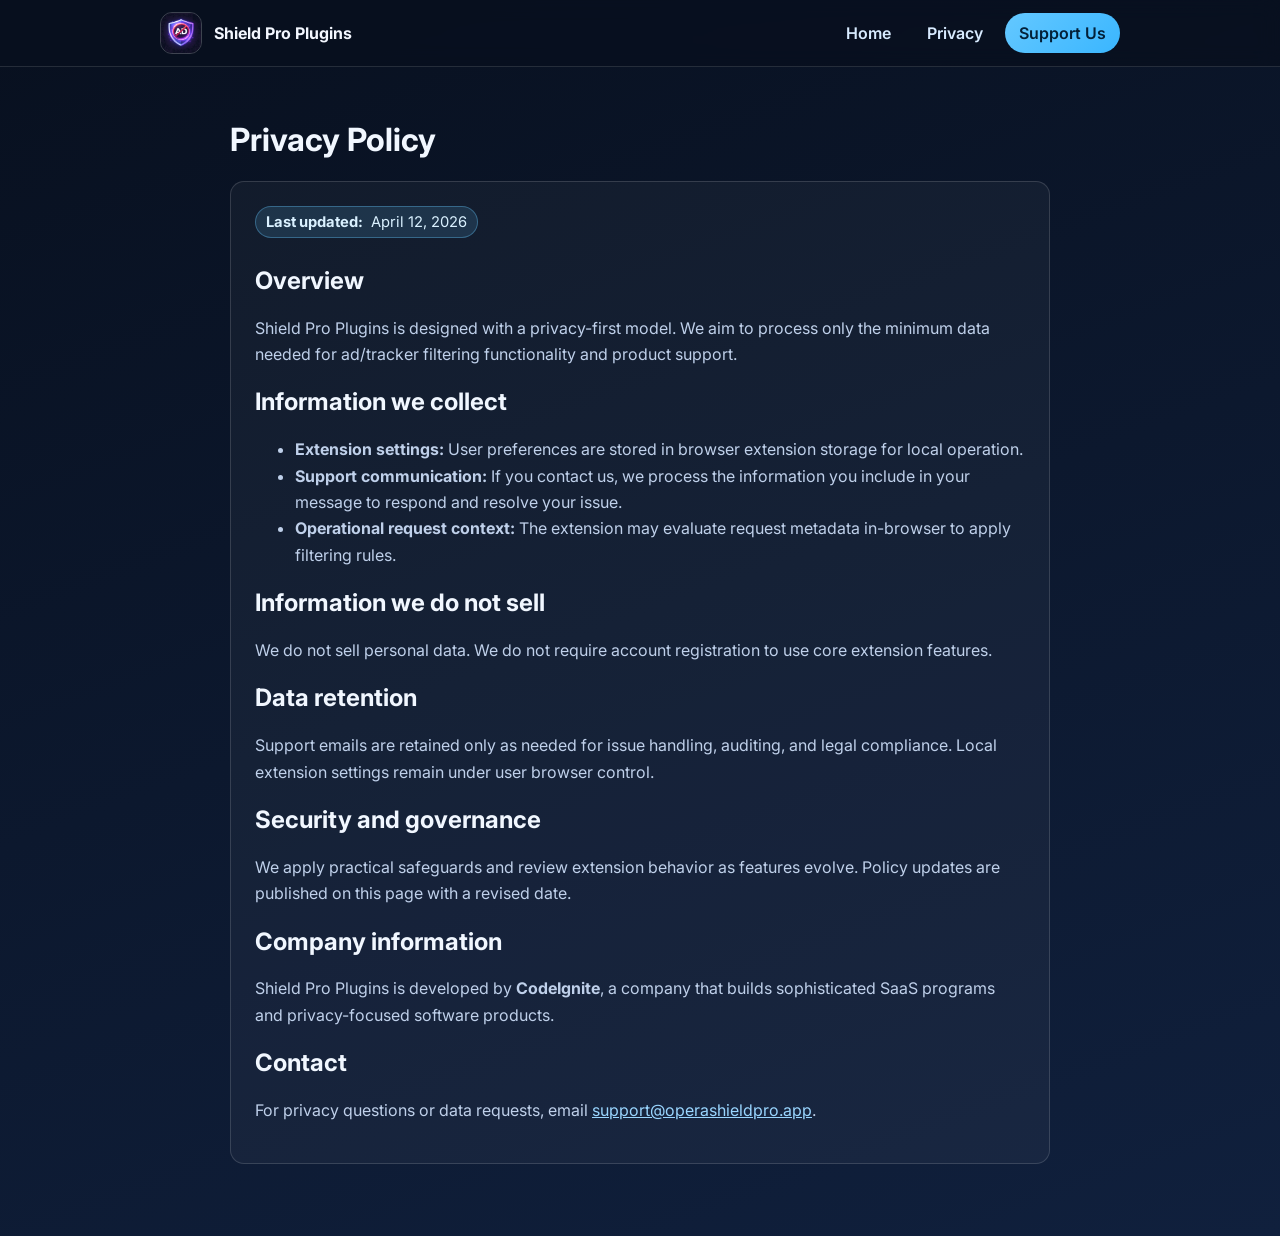
<file: support-site/privacy.html>
<!doctype html>
<html lang="en">
<head>
  <meta charset="utf-8" />
  <meta name="viewport" content="width=device-width, initial-scale=1" />
  <title>Shield Pro Plugins Privacy Policy</title>
  <meta name="description" content="Privacy Policy for Shield Pro Plugins and support website." />
  <link rel="preconnect" href="https://fonts.googleapis.com">
  <link rel="preconnect" href="https://fonts.gstatic.com" crossorigin>
  <link href="https://fonts.googleapis.com/css2?family=Inter:wght@400;600;700;800&display=swap" rel="stylesheet">
  <style>
    :root {
      --bg-start: #08101f;
      --bg-end: #10203d;
      --card: rgba(255, 255, 255, 0.04);
      --card-border: rgba(255, 255, 255, 0.14);
      --muted: #bfd0ea;
      --text: #f3f7ff;
      --accent: #64c8ff;
      --header-bg: rgba(8, 16, 31, 0.8);
    }
    * { box-sizing: border-box; }
    body {
      margin: 0;
      font-family: Inter, system-ui, sans-serif;
      background: linear-gradient(160deg, var(--bg-start), var(--bg-end));
      color: var(--text);
    }
    .site-header {
      position: sticky;
      top: 0;
      z-index: 1000;
      backdrop-filter: blur(10px);
      background: var(--header-bg);
      border-bottom: 1px solid rgba(255,255,255,.12);
    }
    .header-inner {
      max-width: 1000px;
      margin: 0 auto;
      padding: 12px 20px;
      display: flex;
      align-items: center;
      justify-content: space-between;
      gap: 16px;
    }
    .brand {
      display: flex;
      align-items: center;
      gap: 12px;
      color: var(--text);
      text-decoration: none;
      font-weight: 700;
    }
    .brand img {
      width: 42px;
      height: 42px;
      border-radius: 12px;
      border: 1px solid rgba(255,255,255,.22);
      object-fit: cover;
    }
    .menu { display: flex; gap: 8px; }
    .menu a {
      color: #d8ebff;
      text-decoration: none;
      padding: 10px 14px;
      border-radius: 999px;
      font-weight: 600;
    }
    .menu a:hover { background: rgba(255,255,255,.09); }
    .menu .support {
      background: linear-gradient(135deg, #64c8ff, #3ab6ff);
      color: #032038;
    }
    main { max-width: 860px; margin: 0 auto; padding: 32px 20px 72px; }
    h1, h2 { color: #f1f7ff; }
    p, li { color: var(--muted); line-height: 1.65; }
    .card { background: var(--card); border: 1px solid var(--card-border); border-radius: 14px; padding: 24px; }
    .meta {
      display: inline-flex;
      gap: 8px;
      padding: 6px 10px;
      border-radius: 999px;
      background: rgba(100, 200, 255, .14);
      border: 1px solid rgba(100, 200, 255, .35);
      font-size: .92rem;
      color: #daf1ff;
      margin-bottom: 8px;
    }
    a { color: #9ad6ff; }
  </style>
</head>
<body>
  <header class="site-header">
    <div class="header-inner">
      <a class="brand" href="index.html">
        <img src="icons/header.png" alt="Shield Pro Plugins logo" />
        <span>Shield Pro Plugins</span>
      </a>
      <nav class="menu" aria-label="Main navigation">
        <a href="index.html">Home</a>
        <a href="privacy.html">Privacy</a>
        <a class="support" href="paypal.html">Support Us</a>
      </nav>
    </div>
  </header>

  <main>
    <h1>Privacy Policy</h1>
    <div class="card">
      <div class="meta"><strong>Last updated:</strong> April 12, 2026</div>

      <h2>Overview</h2>
      <p>Shield Pro Plugins is designed with a privacy-first model. We aim to process only the minimum data needed for ad/tracker filtering functionality and product support.</p>

      <h2>Information we collect</h2>
      <ul>
        <li><strong>Extension settings:</strong> User preferences are stored in browser extension storage for local operation.</li>
        <li><strong>Support communication:</strong> If you contact us, we process the information you include in your message to respond and resolve your issue.</li>
        <li><strong>Operational request context:</strong> The extension may evaluate request metadata in-browser to apply filtering rules.</li>
      </ul>

      <h2>Information we do not sell</h2>
      <p>We do not sell personal data. We do not require account registration to use core extension features.</p>

      <h2>Data retention</h2>
      <p>Support emails are retained only as needed for issue handling, auditing, and legal compliance. Local extension settings remain under user browser control.</p>

      <h2>Security and governance</h2>
      <p>We apply practical safeguards and review extension behavior as features evolve. Policy updates are published on this page with a revised date.</p>

      <h2>Company information</h2>
      <p>Shield Pro Plugins is developed by <strong>CodeIgnite</strong>, a company that builds sophisticated SaaS programs and privacy-focused software products.</p>

      <h2>Contact</h2>
      <p>For privacy questions or data requests, email <a href="mailto:support@operashieldpro.app">support@operashieldpro.app</a>.</p>
    </div>
  </main>
</body>
</html>
</file>
<file: styles.css>
:root {
  --bg: #0b1020;
  --panel: rgba(255, 255, 255, 0.08);
  --panel-2: #ffffff;
  --text: #e8ecf8;
  --text-dark: #111827;
  --muted: #94a3b8;
  --border: rgba(255,255,255,0.12);
  --border-dark: #e5e7eb;
  --accent: #5b3df5;
  --accent-2: #8b5cf6;
  --success: #14b8a6;
  --shadow: 0 18px 50px rgba(11,16,32,0.24);
}
* { box-sizing: border-box; }
body {
  margin: 0;
  font-family: Inter, ui-sans-serif, system-ui, -apple-system, Segoe UI, Roboto, sans-serif;
  background: radial-gradient(circle at top left, #162041 0%, var(--bg) 50%, #070b16 100%);
  color: var(--text);
}
.page-shell, .popup-shell { padding: 24px; }
.shell { max-width: 1180px; margin: 0 auto; }
.popup-shell { width: 420px; padding: 18px; }
.brand-row { display: flex; gap: 14px; align-items: center; margin-bottom: 20px; }
.brand-mark {
  width: 46px; height: 46px; border-radius: 14px; display: grid; place-items: center;
  background: linear-gradient(135deg, var(--accent), var(--accent-2)); color: #fff; font-weight: 800; box-shadow: var(--shadow);
}
.eyebrow { color: #b8c2df; text-transform: uppercase; letter-spacing: 0.12em; font-size: 12px; }
h1, h2 { margin: 0; }
h1 { font-size: 28px; }
h2 { font-size: 18px; color: var(--text-dark); margin-bottom: 14px; }
.card {
  background: var(--panel-2); color: var(--text-dark); border: 1px solid var(--border-dark);
  border-radius: 24px; padding: 18px; box-shadow: var(--shadow); margin-bottom: 16px;
}
.hero-card { background: linear-gradient(135deg, #111827 0%, #3b2fd9 100%); color: white; border: 1px solid rgba(255,255,255,0.12); }
.hero-main, .row-between, .toolbar, .footer-actions, .sticky-actions, .qr-row { display: flex; justify-content: space-between; align-items: center; gap: 12px; }
.toolbar.wrap { flex-wrap: wrap; }
.top-gap { margin-top: 12px; }
.grid { display: grid; gap: 16px; }
.grid.two { grid-template-columns: repeat(2, minmax(0, 1fr)); }
.grid.three { grid-template-columns: repeat(3, minmax(0, 1fr)); }
.page-grid { grid-template-columns: repeat(2, minmax(0, 1fr)); }
.span-2 { grid-column: span 2; }
.metric { background: rgba(91,61,245,0.08); border-radius: 18px; padding: 14px; display: flex; flex-direction: column; gap: 6px; }
.metric span { color: #64748b; font-size: 13px; }
.metric strong { font-size: 24px; }
.hero-card .metric { background: rgba(255,255,255,0.12); }
.hero-status { font-size: 30px; font-weight: 800; }
.muted, .hint { color: var(--muted); font-size: 13px; }
.hint { overflow-wrap: anywhere; word-break: break-word; }
.section-title { font-weight: 700; margin-bottom: 12px; }
button, .button-link {
  border: 0; background: linear-gradient(135deg, var(--accent), var(--accent-2)); color: white; padding: 11px 16px;
  border-radius: 14px; cursor: pointer; font-weight: 700; box-shadow: 0 10px 25px rgba(91,61,245,0.24); text-decoration: none; display: inline-flex; align-items: center;
}
button.secondary, .remove-list, .button-secondary { background: #eef2ff; color: #312e81; box-shadow: none; }
button:hover, .button-link:hover { filter: brightness(1.03); }
textarea, input[type="number"], .search, input[type="url"], input[type="text"] {
  width: 100%; border: 1px solid var(--border-dark); border-radius: 16px; padding: 12px 14px; font: inherit; color: var(--text-dark);
  background: #fff;
}
.check { display: flex; gap: 10px; align-items: flex-start; margin: 8px 0; }
.field { display: grid; gap: 8px; }
.list { display: grid; gap: 10px; }
.item-row {
  display: flex; justify-content: space-between; gap: 12px; align-items: flex-start; padding: 12px 14px;
  background: #f8fafc; border: 1px solid #edf2f7; border-radius: 16px;
}
.item-main { min-width: 0; flex: 1 1 auto; }
.item-main strong { display: block; }
.item-main .hint { max-width: 100%; white-space: normal; }
.empty { color: #64748b; background: #f8fafc; border-radius: 16px; padding: 14px; }
.table-wrap { overflow: auto; }
.log-table { width: 100%; border-collapse: collapse; font-size: 14px; }
.log-table th, .log-table td { text-align: left; padding: 12px; border-bottom: 1px solid #eef2f7; vertical-align: top; }
.log-table th { color: #475569; position: sticky; top: 0; background: #fff; }
.url-cell { max-width: 420px; overflow: hidden; text-overflow: ellipsis; white-space: nowrap; }
.sticky-actions {
  position: sticky; bottom: 12px; background: rgba(11,16,32,0.5); backdrop-filter: blur(8px); padding: 12px 16px; border-radius: 20px;
}
.switch { position: relative; display: inline-block; width: 58px; height: 34px; }
.switch input { opacity: 0; width: 0; height: 0; }
.slider { position: absolute; inset: 0; background: rgba(255,255,255,0.18); border-radius: 999px; transition: .2s; }
.slider:before { content: ''; position: absolute; width: 26px; height: 26px; left: 4px; top: 4px; background: white; border-radius: 50%; transition: .2s; }
.switch input:checked + .slider { background: linear-gradient(135deg, #22c55e, #14b8a6); }
.switch input:checked + .slider:before { transform: translateX(24px); }
.donate-card .qr-row { justify-content: center; }
.qr-image { width: 180px; height: 180px; object-fit: contain; border-radius: 16px; border: 1px solid var(--border-dark); background: #fff; padding: 8px; }
@media (max-width: 900px) {
  .page-grid, .grid.three { grid-template-columns: 1fr; }
  .span-2 { grid-column: span 1; }
}
</file>
<file: support-site/styles/auth.css>
:root {
  --bg: #071023;
  --bg-soft: #0f1e3d;
  --card: rgba(255, 255, 255, 0.06);
  --card-border: rgba(255, 255, 255, 0.16);
  --text: #f5f8ff;
  --muted: #bfd0eb;
  --accent: #58cbff;
  --accent-2: #3098ff;
}

* { box-sizing: border-box; }
body {
  margin: 0;
  font-family: Inter, system-ui, sans-serif;
  color: var(--text);
  background: linear-gradient(160deg, var(--bg), var(--bg-soft));
}
.main {
  max-width: 920px;
  margin: 0 auto;
  padding: 30px 16px 80px;
}
.card {
  background: var(--card);
  border: 1px solid var(--card-border);
  border-radius: 14px;
  padding: 20px;
  margin-bottom: 16px;
}
label { display:block; margin: 8px 0 4px; }
input, button, select {
  width: 100%;
  padding: 10px;
  border-radius: 10px;
  border: 1px solid rgba(255,255,255,.2);
  margin-bottom: 10px;
}
button {
  cursor: pointer;
  background: linear-gradient(135deg, var(--accent), var(--accent-2));
  color: #001d2f;
  font-weight: 700;
}
.tabs { display:flex; gap:8px; margin-bottom: 12px; }
.tab-btn { width: auto; padding: 8px 12px; }
.tab-btn.active { outline: 2px solid var(--accent); }
.hidden { display:none; }
.muted { color: var(--muted); }
a { color: #9ad6ff; }
code { word-break: break-all; }
</file>
